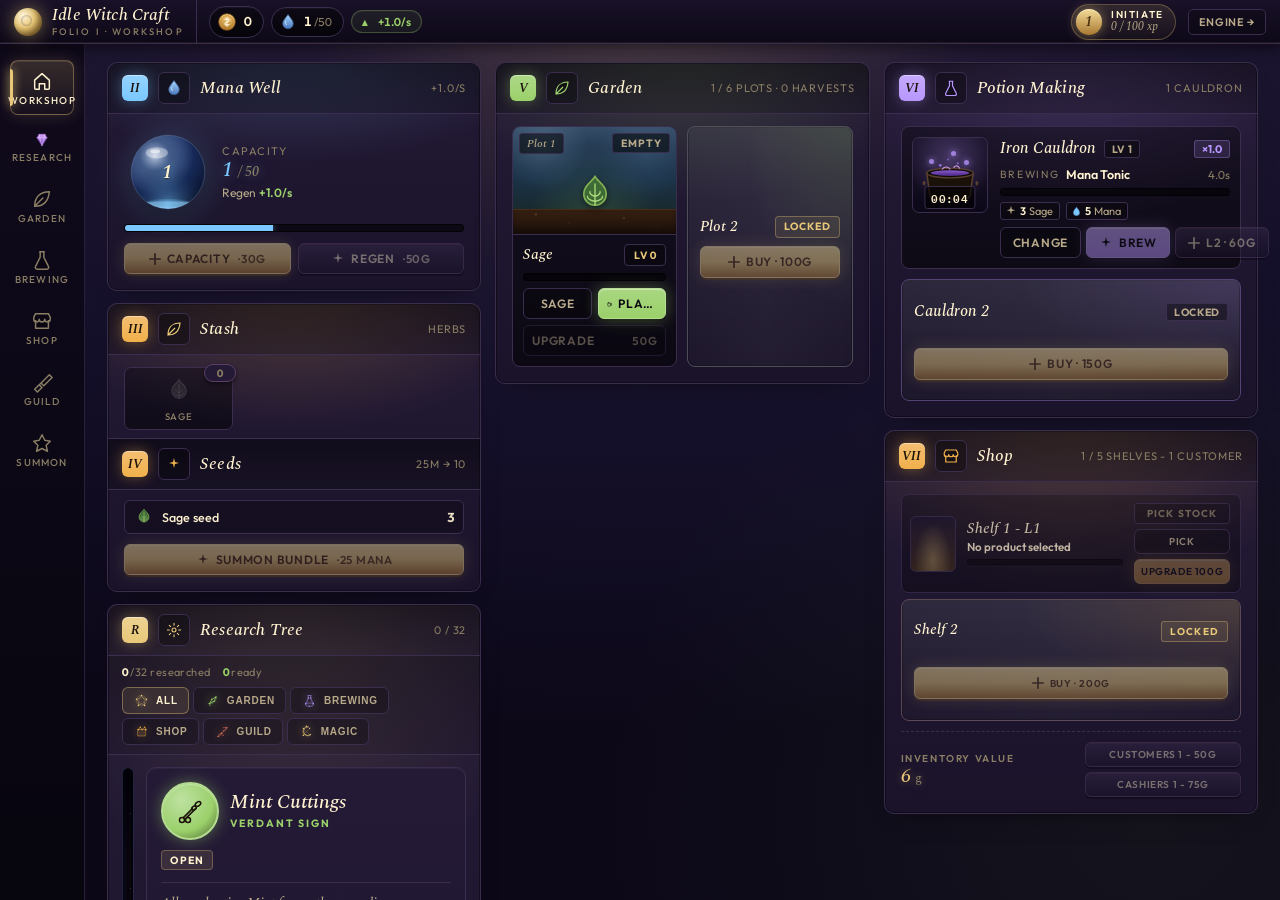
<file: idle-whitch-craft/index.html>
<!doctype html>
<html lang="en">
  <head>
    <meta charset="UTF-8" />
    <link rel="icon" type="image/svg+xml" href="/idle-whitch-craft/favicon.svg" />
    <meta name="viewport" content="width=device-width, initial-scale=1.0" />
    <title>Idle Witch Craft</title>
    <!--
      Webfonts for the "Candlelit Almanac" direction:
        Spectral  — display serif w/ italic (banners, chapter titles, level badge)
        Outfit    — body grotesk (labels, status text — geometric and slightly warmer than Inter)
        IBM Plex Mono — slab-mono for numbers and tabular values
        Fraunces  — kept as fallback display serif for any pre-existing layouts
    -->
    <link rel="preconnect" href="https://fonts.googleapis.com" />
    <link rel="preconnect" href="https://fonts.gstatic.com" crossorigin />
    <link
      rel="stylesheet"
      href="https://fonts.googleapis.com/css2?family=Spectral:ital,wght@0,400;0,500;0,600;1,400;1,500;1,600&family=Outfit:wght@400;500;600;700&family=IBM+Plex+Mono:wght@400;500;600&family=Fraunces:ital,opsz,wght@0,9..144,400..700;1,9..144,400..700&display=swap"
    />
    <script type="module" crossorigin src="/idle-whitch-craft/assets/index-B6BYChIO.js"></script>
    <link rel="stylesheet" crossorigin href="/idle-whitch-craft/assets/index-CUAywK1J.css">
  </head>
  <body>
    <div id="app"></div>
  </body>
</html>
</file>
<file: idle-whitch-craft/assets/index-CUAywK1J.css>
:root{--bg:#0c0818;--bg-panel:#241a36;--bg-elev:#3a2d4e;--bg-hover:#3a2d4e;--bg-input:#0e0a18;--border:#3a2d4e;--border-strong:#5a4068;--text:#e8dcc0;--text-muted:#b8a98a;--text-dim:#8a7e64;--bright:#fff2d0;--accent:#e8c878;--accent-hover:#f4dc98;--accent-dark:#4a2e10;--accent-deep:#a87832;--danger:#c75233;--danger-hover:#db6c4a;--z-mana:#7ac8ff;--z-garden:#9bd06a;--z-potion:#b896ff;--z-shop:#f0b04a;--rarity-common:#a59f8c;--rarity-uncommon:#9bd06a;--rarity-rare:#b896ff;--rarity-legendary:#e8c878;--font-ui:"Outfit", "Inter", ui-sans-serif, system-ui, -apple-system, "Segoe UI", Roboto, sans-serif;--font-mono:"IBM Plex Mono", ui-monospace, "SF Mono", Menlo, Consolas, monospace;--font-display:"Spectral", "Fraunces", ui-serif, Georgia, Cambria, "Times New Roman", serif}html,body{background:var(--bg);color:var(--text);font-family:var(--font-ui);-webkit-font-smoothing:antialiased;margin:0;padding:0}body{overflow:hidden}body:has(.dev-shell){overflow:hidden}#app{width:100vw;min-height:100vh}canvas{display:block}.top-bar{-webkit-backdrop-filter:blur(8px);border-bottom:1px solid var(--border);z-index:10;height:44px;color:var(--text);box-sizing:border-box;background:linear-gradient(#1a1228f5 0%,#0e0918f5 100%);align-items:center;gap:12px;padding:0 14px;font-size:13px;display:flex;position:fixed;top:0;left:0;right:0;box-shadow:0 4px 14px #00000080,inset 0 -1px #e8c87814}.top-bar-logo{border-right:1px solid var(--border);align-items:center;gap:10px;height:100%;padding-right:12px;display:flex}.top-bar-logo .moon{background:radial-gradient(circle at 32% 28%, #fff4d8 0%, var(--accent) 42%, #8a5a14 100%);border-radius:50%;flex-shrink:0;width:28px;height:28px;position:relative;box-shadow:0 0 18px #e8c87880,inset -3px -3px 6px #0006}.top-bar-logo .moon:after{content:"";opacity:.5;background:radial-gradient(circle,#0000 40%,#3a2d4e8c 70%);border-radius:50%;width:11px;height:11px;position:absolute;top:7px;left:7px}.top-bar-title{font-family:var(--font-display);color:var(--bright);letter-spacing:.01em;white-space:nowrap;font-size:17px;font-style:italic;font-weight:500;line-height:1}.top-bar-title .muted{color:var(--text-dim);font-size:9.5px;font-style:normal;font-weight:500;font-family:var(--font-ui);letter-spacing:.22em;text-transform:uppercase;margin-left:0;padding-top:3px;display:block}.top-bar-pills{align-items:center;gap:7px;display:flex}.top-bar-pill{border:1px solid var(--border);color:var(--bright);font-variant-numeric:tabular-nums;background:linear-gradient(#0006 0%,#0009 100%);border-radius:999px;align-items:center;gap:7px;padding:5px 11px 5px 7px;font-size:13px;font-weight:600;line-height:1;display:inline-flex;box-shadow:inset 0 1px #ffffff0a}.top-bar-pill svg{display:block}.top-bar-pill .sub{color:var(--text-dim);padding-left:2px;font-size:11.5px;font-weight:400}.top-bar-pill.gain{color:var(--z-garden);background:#9bd06a12;border-color:#9bd06a4d;padding:5px 10px;font-size:11.5px}.top-bar-pill.gain:before{content:"▲";padding-right:3px;font-size:8px}.top-bar-spacer{flex:1}.top-bar-level{background:linear-gradient(#e8c8781f 0%,#e8c8780a 100%);border:1px solid #e8c8784d;border-radius:999px;align-items:center;gap:9px;padding:4px 11px 4px 4px;display:inline-flex}.top-bar-level .badge{background:linear-gradient(180deg, var(--accent-hover) 0%, var(--accent-deep) 100%);width:26px;height:26px;color:var(--accent-dark);font-family:var(--font-display);border-radius:50%;justify-content:center;align-items:center;font-size:14px;font-style:italic;font-weight:600;display:inline-flex;box-shadow:0 0 12px #e8c87880,inset 0 1px #fff5d280}.top-bar-level .lvl{font-family:var(--font-display);color:var(--text-muted);font-size:12px;font-style:italic;line-height:1.1}.top-bar-level .lvl b{color:var(--bright);letter-spacing:.16em;text-transform:uppercase;font-size:10px;font-style:normal;font-weight:600;font-family:var(--font-ui);display:block}.top-bar-link{color:var(--text-muted);border:1px solid var(--border);letter-spacing:.06em;text-transform:uppercase;background:#0003;border-radius:5px;padding:5px 10px;font-size:11px;font-weight:600;text-decoration:none;transition:background .15s,color .15s,border-color .15s}.top-bar-link:hover{color:var(--bright);border-color:var(--border-strong);background:#e8c87814}
</file>
